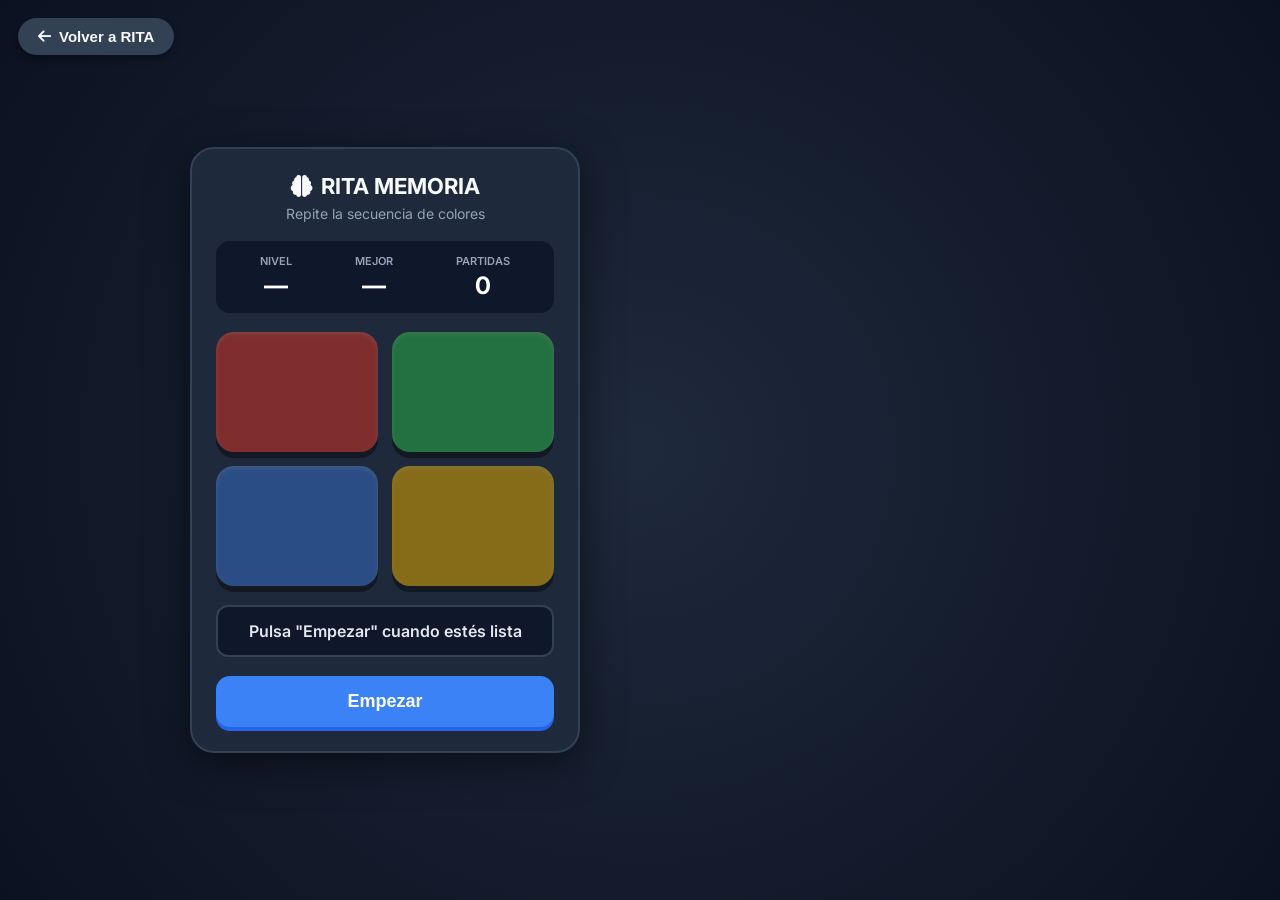
<file: rita/edge/templates/rita-simon.html>
<!DOCTYPE html>
<html lang="es">
<head>
<meta charset="UTF-8">
<meta name="viewport" content="width=device-width, initial-scale=1.0">
<title>RITA — Juego de Memoria</title>
<link href="https://fonts.googleapis.com/css2?family=Inter:wght@400;600;700&display=swap" rel="stylesheet">
<link rel="stylesheet" href="https://cdnjs.cloudflare.com/ajax/libs/font-awesome/6.4.0/css/all.min.css">
<style>
  * { box-sizing: border-box; margin: 0; padding: 0; }
  body {
    background-color: #0b1120;
    color: #ffffff;
    font-family: 'Inter', sans-serif;
    display: flex; justify-content: center; align-items: center;
    min-height: 100vh; padding: 1rem;
    overflow: hidden;
  }
  .grid-bg {
    position: fixed; top: 0; left: 0; right: 0; bottom: 0;
    background: radial-gradient(circle at center, #1e293b 0%, #0b1120 100%);
    z-index: 0;
  }
  .back-btn {
    position: fixed; top: 18px; left: 18px; background: #334155;
    border: none; border-radius: 30px; padding: 10px 20px;
    color: #f8fafc; font-weight: 600; font-size: 15px;
    cursor: pointer; display: flex; align-items: center; gap: 8px; z-index: 999;
    box-shadow: 0 4px 6px rgba(0,0,0,0.3); transition: background 0.2s;
  }
  .back-btn:hover { background: #475569; }

  /* Layout dos columnas */
  #layout {
    position: relative; z-index: 10;
    display: flex; gap: 20px; align-items: flex-start;
    width: 100%; max-width: 900px;
  }

  /* Columna izquierda */
  #app {
    background: #1e293b;
    border: 2px solid #334155; border-radius: 24px; padding: 1.5rem;
    flex: 0 0 390px;
    box-shadow: 0 10px 40px rgba(0,0,0,0.5);
  }
  h1 { text-align: center; font-size: 22px; font-weight: 700; color: #f8fafc; margin-bottom: 6px; }
  .subtitle { text-align: center; font-size: 14px; color: #94a3b8; margin-bottom: 1.2rem; }

  #stats { display: flex; justify-content: space-around; background: #0f172a; border-radius: 14px; padding: 0.8rem; margin-bottom: 1.2rem; }
  .stat { text-align: center; }
  .stat-label { font-size: 11px; color: #94a3b8; font-weight: 600; text-transform: uppercase; margin-bottom: 3px; }
  .stat-value { font-size: 24px; font-weight: 700; color: #ffffff; }

  #board { display: grid; grid-template-columns: 1fr 1fr; gap: 14px; margin-bottom: 1.2rem; }
  .btn {
    height: 120px; border: none; border-radius: 18px;
    cursor: pointer; transition: transform 0.1s ease; outline: none;
    box-shadow: 0 6px 0 rgba(0,0,0,0.4), inset 0 2px 5px rgba(255,255,255,0.2);
  }
  .btn:active { box-shadow: 0 2px 0 rgba(0,0,0,0.4); transform: translateY(4px); }
  .btn.dim { filter: brightness(0.6) saturate(0.8); }
  .btn.lit { filter: brightness(1.3) saturate(1.1); transform: scale(0.97); box-shadow: 0 2px 0 rgba(0,0,0,0.4), 0 0 20px rgba(255,255,255,0.4); }

  #b-red    { background: #ef4444; }
  #b-green  { background: #22c55e; }
  #b-blue   { background: #3b82f6; }
  #b-yellow { background: #eab308; }

  #msg-box {
    min-height: 52px; display: flex; align-items: center; justify-content: center;
    border-radius: 12px; padding: 0.5rem 1rem; margin-bottom: 1.2rem;
    background: #0f172a; border: 2px solid #334155;
  }
  #msg { font-size: 16px; font-weight: 600; color: #e2e8f0; text-align: center; }
  #msg.ok   { color: #4ade80; }
  #msg.fail { color: #f87171; }
  #msg.watch{ color: #60a5fa; }

  #start {
    width: 100%; padding: 15px; font-size: 18px; font-weight: 700;
    background: #3b82f6; color: #ffffff; border: none; border-radius: 14px;
    cursor: pointer; transition: background 0.2s;
    box-shadow: 0 4px 0 #2563eb;
  }
  #start:hover { background: #60a5fa; box-shadow: 0 4px 0 #3b82f6; }
  #start:disabled { background: #475569; box-shadow: 0 4px 0 #334155; color: #94a3b8; cursor: not-allowed; }

  #history { margin-top: 1.2rem; display: none; }
  #history h3 { font-size: 13px; color: #94a3b8; margin-bottom: 8px; font-weight: 600; }
  #dots { display: flex; flex-wrap: wrap; gap: 7px; }
  .dot {
    width: 32px; height: 32px; border-radius: 50%;
    font-size: 12px; font-weight: 700; color: #ffffff;
    display: flex; align-items: center; justify-content: center;
  }
  .dot.ok   { background: #22c55e; }
  .dot.fail { background: #ef4444; }

  /* ── Columna derecha: panel para el cuidador ── */
  #report-panel {
    flex: 1;
    display: none;
    flex-direction: column;
    gap: 12px;
  }
  #report-panel.visible { display: flex; }

  /* Tarjeta de resumen principal */
  .summary-card {
    border-radius: 20px; padding: 1.4rem;
    border: 2px solid transparent;
    box-shadow: 0 8px 30px rgba(0,0,0,0.4);
  }
  .summary-card.green  { background: #052e16; border-color: #16a34a; }
  .summary-card.yellow { background: #1c1200; border-color: #ca8a04; }
  .summary-card.red    { background: #1f0707; border-color: #dc2626; }

  .summary-emoji { font-size: 40px; margin-bottom: 8px; }
  .summary-title { font-size: 20px; font-weight: 700; margin-bottom: 4px; }
  .summary-card.green  .summary-title { color: #4ade80; }
  .summary-card.yellow .summary-title { color: #fbbf24; }
  .summary-card.red    .summary-title { color: #f87171; }
  .summary-desc { font-size: 14px; color: #cbd5e1; line-height: 1.5; }

  /* Tarjetas de detalle individuales */
  .detail-card {
    background: #1e293b; border: 2px solid #334155;
    border-radius: 16px; padding: 1rem 1.2rem;
    display: flex; align-items: center; gap: 14px;
  }
  .detail-icon {
    width: 44px; height: 44px; border-radius: 12px;
    display: flex; align-items: center; justify-content: center;
    font-size: 20px; flex-shrink: 0;
  }
  .detail-icon.green  { background: #052e16; }
  .detail-icon.yellow { background: #1c1200; }
  .detail-icon.red    { background: #1f0707; }
  .detail-text { flex: 1; }
  .detail-label { font-size: 12px; color: #64748b; font-weight: 600; text-transform: uppercase; margin-bottom: 2px; }
  .detail-value { font-size: 15px; font-weight: 600; color: #f1f5f9; }

  .panel-title {
    font-size: 13px; color: #475569; font-weight: 600;
    text-transform: uppercase; letter-spacing: 0.05em;
    padding-left: 4px;
  }
</style>
</head>
<body>
<div class="grid-bg"></div>
<button class="back-btn" onclick="window.location.href='/'"><i class="fas fa-arrow-left"></i> Volver a RITA</button>

<div id="layout">
  <!-- Columna izquierda: tablero -->
  <div id="app">
    <h1><i class="fas fa-brain" style="margin-right:8px;"></i>RITA MEMORIA</h1>
    <p class="subtitle">Repite la secuencia de colores</p>

    <div id="stats">
      <div class="stat"><div class="stat-label">Nivel</div><div class="stat-value" id="s-level">—</div></div>
      <div class="stat"><div class="stat-label">Mejor</div><div class="stat-value" id="s-best">—</div></div>
      <div class="stat"><div class="stat-label">Partidas</div><div class="stat-value" id="s-games">0</div></div>
    </div>

    <div id="board">
      <button class="btn dim" id="b-red"    data-c="red"></button>
      <button class="btn dim" id="b-green"  data-c="green"></button>
      <button class="btn dim" id="b-blue"   data-c="blue"></button>
      <button class="btn dim" id="b-yellow" data-c="yellow"></button>
    </div>

    <div id="msg-box"><div id="msg">Pulsa "Empezar" cuando estés lista</div></div>
    <button id="start">Empezar</button>

    <div id="history">
      <h3>Intentos de hoy</h3>
      <div id="dots"></div>
    </div>
  </div>

  <!-- Columna derecha: informe para el cuidador -->
  <div id="report-panel">
    <div class="panel-title">¿Cómo ha ido hoy?</div>

    <!-- Tarjeta resumen -->
    <div class="summary-card" id="summary-card">
      <div class="summary-emoji" id="summary-emoji">🟢</div>
      <div class="summary-title" id="summary-title">—</div>
      <div class="summary-desc"  id="summary-desc">—</div>
    </div>

    <!-- Detalles en lenguaje cotidiano -->
    <div class="detail-card">
      <div class="detail-icon" id="d1-icon">🧩</div>
      <div class="detail-text">
        <div class="detail-label">Memoria</div>
        <div class="detail-value" id="d-memory">—</div>
      </div>
    </div>

    <div class="detail-card">
      <div class="detail-icon" id="d2-icon">⚡</div>
      <div class="detail-text">
        <div class="detail-label">Velocidad de reacción</div>
        <div class="detail-value" id="d-speed">—</div>
      </div>
    </div>

    <div class="detail-card">
      <div class="detail-icon" id="d3-icon">🎯</div>
      <div class="detail-text">
        <div class="detail-label">Aciertos</div>
        <div class="detail-value" id="d-acc">—</div>
      </div>
    </div>

    <div class="detail-card">
      <div class="detail-icon" id="d4-icon">📊</div>
      <div class="detail-text">
        <div class="detail-label">Constancia</div>
        <div class="detail-value" id="d-consist">—</div>
      </div>
    </div>
  </div>
</div>

<script>
const COLORS = ['red','green','blue','yellow'];
let seq = [], pIdx = 0, active = false, waiting = false;
let level = 0, best = 0, games = 0;
let rts = [], stepTime = 0, history = [];
let totalPresses = 0, correctPresses = 0;

const btns = {};
COLORS.forEach(c => btns[c] = document.getElementById('b-' + c));
const msgEl    = document.getElementById('msg');
const startBtn = document.getElementById('start');
const sLevel   = document.getElementById('s-level');
const sBest    = document.getElementById('s-best');
const sGames   = document.getElementById('s-games');
const histEl   = document.getElementById('history');
const dotsEl   = document.getElementById('dots');
const reportPanel = document.getElementById('report-panel');

function setMsg(t, cls) { msgEl.textContent = t; msgEl.className = cls || ''; }
function sleep(ms) { return new Promise(r => setTimeout(r, ms)); }
function dimAll() { COLORS.forEach(c => { btns[c].classList.add('dim'); btns[c].classList.remove('lit'); }); }
function enableAll(yes) { COLORS.forEach(c => btns[c].disabled = !yes); }

function flashBtn(color, dur) {
  return new Promise(res => {
    const b = btns[color];
    b.classList.remove('dim'); b.classList.add('lit');
    setTimeout(() => { b.classList.remove('lit'); b.classList.add('dim'); setTimeout(res, 100); }, dur);
  });
}

async function playSeq() {
  waiting = false; enableAll(false); dimAll();
  setMsg('Observa bien...', 'watch');
  await sleep(600);
  const speed = Math.max(280, 650 - level * 25);
  for (const c of seq) { await flashBtn(c, speed); await sleep(100); }
  await sleep(300);
  setMsg('¡Tu turno! Repite la secuencia', '');
  COLORS.forEach(c => btns[c].classList.remove('dim'));
  enableAll(true); waiting = true; pIdx = 0; stepTime = Date.now();
}

async function nextLevel() {
  level++;
  sLevel.textContent = level;
  seq.push(COLORS[Math.floor(Math.random() * 4)]);
  await playSeq();
}

async function startGame() {
  seq = []; pIdx = 0; level = 0; active = true;
  rts = []; totalPresses = 0; correctPresses = 0;
  startBtn.disabled = true;
  setMsg('Preparando...', '');
  await sleep(400);
  await nextLevel();
}

async function onPlayerClick(color) {
  if (!waiting || !active) return;
  const rt = Date.now() - stepTime;
  rts.push(rt);
  totalPresses++;
  await flashBtn(color, 180);

  if (color !== seq[pIdx]) {
    waiting = false; active = false; enableAll(false); dimAll();
    if (level > best) { best = level; sBest.textContent = best; }
    games++; sGames.textContent = games;
    history.push({ level, ok: false });
    setMsg('¡Vaya! Llegaste al nivel ' + level, 'fail');
    renderHistory(); updateReport();
    setTimeout(() => {
      startBtn.disabled = false;
      startBtn.textContent = 'Intentarlo de nuevo';
      setMsg('Pulsa el botón cuando quieras', '');
    }, 2000);
    return;
  }

  correctPresses++;
  pIdx++;
  stepTime = Date.now();

  if (pIdx === seq.length) {
    waiting = false; enableAll(false); dimAll();
    setMsg('¡Perfecto! Nivel ' + level + ' superado', 'ok');
    if (level > best) { best = level; sBest.textContent = best; }
    history.push({ level, ok: true });
    renderHistory(); updateReport();
    await sleep(1000);
    if (active) await nextLevel();
  }
}

function stdDev(arr) {
  if (arr.length < 2) return 0;
  const mean = arr.reduce((a, b) => a + b, 0) / arr.length;
  return Math.round(Math.sqrt(arr.map(v => (v - mean) ** 2).reduce((a, b) => a + b, 0) / arr.length));
}

// Devuelve { color, text } según valor y umbrales [bueno, medio]
function tier(val, lowBetter, threshGood, threshMid) {
  const good = lowBetter ? val <= threshGood : val >= threshGood;
  const mid  = lowBetter ? val <= threshMid  : val >= threshMid;
  if (good) return 'green';
  if (mid)  return 'yellow';
  return 'red';
}

function setDetail(id, iconId, icon, colorCls, text) {
  document.getElementById(id).textContent = text;
  const ic = document.getElementById(iconId);
  ic.textContent = icon;
  ic.className = 'detail-icon ' + colorCls;
}

function updateReport() {
  reportPanel.classList.add('visible');

  const avgRt = rts.length > 0 ? Math.round(rts.reduce((a,b)=>a+b,0)/rts.length) : 0;
  const sd    = stdDev(rts);
  const acc   = totalPresses > 0 ? Math.round((correctPresses / totalPresses) * 100) : 0;

  // ── 1. Memoria: nivel máximo alcanzado ──
  // Referencia: adultos mayores sanos suelen llegar a 5-7
  let memColor, memText;
  if (best >= 7)      { memColor = 'green';  memText = `Recordó hasta ${best} pasos — excelente`; }
  else if (best >= 5) { memColor = 'yellow'; memText = `Recordó hasta ${best} pasos — normal para su edad`; }
  else                { memColor = 'red';    memText = `Recordó ${best} pasos — por debajo de lo habitual`; }
  setDetail('d-memory', 'd1-icon', '🧩', memColor, memText);

  // ── 2. Velocidad: TR medio ──
  let spdColor, spdText;
  if (avgRt > 0) {
    if (avgRt < 700)       { spdColor = 'green';  spdText = 'Respondió con rapidez'; }
    else if (avgRt < 1200) { spdColor = 'yellow'; spdText = 'Respondió a un ritmo normal'; }
    else                   { spdColor = 'red';    spdText = 'Tardó bastante en responder'; }
  } else {
    spdColor = 'yellow'; spdText = 'Sin datos suficientes';
  }
  setDetail('d-speed', 'd2-icon', '⚡', spdColor, spdText);

  // ── 3. Aciertos: tasa de precisión ──
  let accColor, accText;
  if (acc >= 80)      { accColor = 'green';  accText = `Acertó el ${acc}% de las veces — muy bien`; }
  else if (acc >= 60) { accColor = 'yellow'; accText = `Acertó el ${acc}% de las veces — aceptable`; }
  else                { accColor = 'red';    accText = `Solo acertó el ${acc}% — tuvo muchos errores`; }
  setDetail('d-acc', 'd3-icon', '🎯', accColor, accText);

  // ── 4. Constancia: variabilidad del TR ──
  // SD alta = respuestas irregulares (distracción o fluctuación cognitiva)
  let conColor, conText;
  if (sd < 250)       { conColor = 'green';  conText = 'Respondió de forma constante y regular'; }
  else if (sd < 500)  { conColor = 'yellow'; conText = 'Algunas respuestas tardaron más que otras'; }
  else                { conColor = 'red';    conText = 'Respuestas muy irregulares — posible distracción'; }
  setDetail('d-consist', 'd4-icon', '📊', conColor, conText);

  // ── Resumen global ──
  const scores = [memColor, spdColor, accColor, conColor];
  const reds    = scores.filter(s => s === 'red').length;
  const yellows = scores.filter(s => s === 'yellow').length;

  const card = document.getElementById('summary-card');
  const emoji = document.getElementById('summary-emoji');
  const title = document.getElementById('summary-title');
  const desc  = document.getElementById('summary-desc');

  if (reds === 0 && yellows <= 1) {
    card.className  = 'summary-card green';
    emoji.textContent = '😊';
    title.textContent = '¡Ha ido muy bien hoy!';
    desc.textContent  = 'Buena memoria, respuestas rápidas y constantes. Sigue así.';
  } else if (reds >= 2) {
    card.className  = 'summary-card red';
    emoji.textContent = '😟';
    title.textContent = 'Hoy ha sido un día difícil';
    desc.textContent  = 'Ha tenido bastantes dificultades. Si esto se repite varios días, puede ser bueno comentarlo con su médico.';
  } else {
    card.className  = 'summary-card yellow';
    emoji.textContent = '🙂';
    title.textContent = 'Ha ido regular, sin preocupación';
    desc.textContent  = 'Algunas cosas mejor que otras. Es normal que haya días así.';
  }
}

function renderHistory() {
  histEl.style.display = 'block';
  dotsEl.innerHTML = '';
  history.slice(-20).forEach(h => {
    const d = document.createElement('div');
    d.className = 'dot ' + (h.ok ? 'ok' : 'fail');
    d.title = 'Nivel ' + h.level;
    d.textContent = h.level;
    dotsEl.appendChild(d);
  });
}

COLORS.forEach(c => btns[c].addEventListener('click', () => onPlayerClick(c)));
startBtn.addEventListener('click', () => { startBtn.textContent = 'Empezar'; startGame(); });
</script>
</body>
</html>
</file>
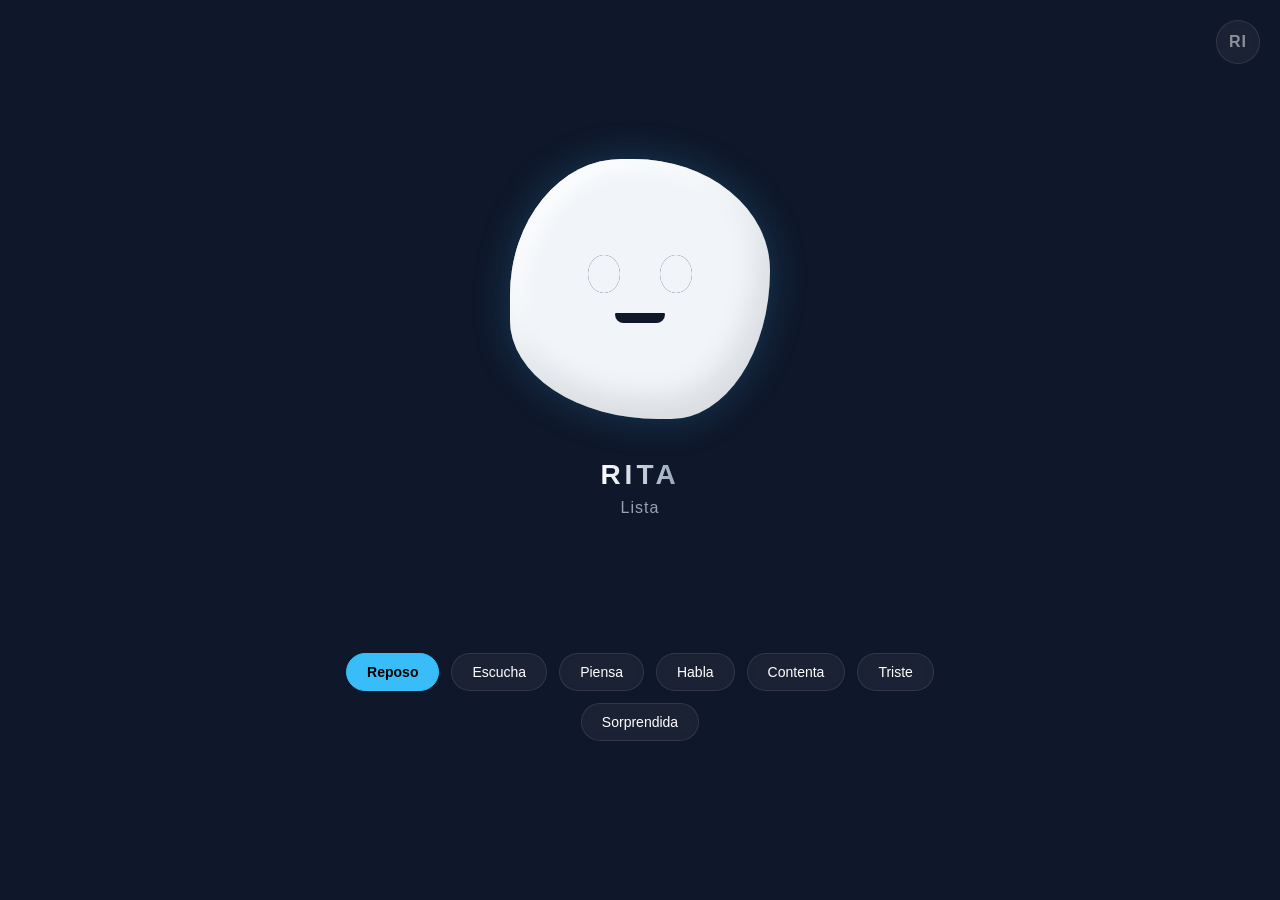
<file: rita/edge/src/static/rita-cara.html>
<!DOCTYPE html>
<html lang="es">
<head>
<meta charset="UTF-8">
<meta name="viewport" content="width=device-width, initial-scale=1.0">
<title>RITA - Asistente</title>
<style>
  :root {
    --bg-color: #0f172a;
    --face-color: #f1f5f9;
    --eye-color: #0f172a;
    --glow-color: #38bdf8;
  }
  
  * { margin: 0; padding: 0; box-sizing: border-box; }
  
  body {
    background: var(--bg-color);
    display: flex;
    flex-direction: column;
    align-items: center;
    justify-content: center;
    height: 100vh;
    font-family: 'Inter', 'Segoe UI', 'Roboto', sans-serif;
    overflow: hidden;
    user-select: none;
    color: white;
    transition: background 0.8s ease;
  }

  .scene {
    position: relative;
    display: flex;
    flex-direction: column;
    align-items: center;
    gap: 40px;
    width: 100vw;
    height: 100vh;
    justify-content: center;
  }

  .avatar-container {
    position: relative;
    width: 260px;
    height: 260px;
  }

  /* El cuerpo principal de la cara - orgánico */
  .head {
    position: absolute;
    width: 100%;
    height: 100%;
    background: var(--face-color);
    border-radius: 45% 55% 40% 60% / 55% 45% 60% 40%;
    box-shadow: 
      0 0 40px rgba(56, 189, 248, 0.2),
      inset -10px -20px 30px rgba(0,0,0,0.1),
      inset 10px 10px 20px rgba(255,255,255,0.8);
    transition: all 0.6s cubic-bezier(0.4, 0, 0.2, 1);
    animation: organic-float 6s ease-in-out infinite, breathing 4s ease-in-out infinite;
    display: flex;
    justify-content: center;
    align-items: center;
    z-index: 2;
  }

  @keyframes organic-float {
    0%, 100% { border-radius: 45% 55% 40% 60% / 55% 45% 60% 40%; transform: translateX(0px) rotate(0deg); }
    33% { border-radius: 55% 45% 60% 40% / 40% 60% 45% 55%; transform: translateX(20px) rotate(4deg); }
    66% { border-radius: 40% 60% 50% 50% / 60% 40% 55% 45%; transform: translateX(-20px) rotate(-4deg); }
  }

  @keyframes breathing {
    0%, 100% { transform: scale(1) translateY(0); }
    50% { transform: scale(1.02) translateY(-5px); }
  }

  .glow {
    position: absolute;
    width: 120%;
    height: 120%;
    top: -10%;
    left: -10%;
    background: radial-gradient(circle, var(--glow-color) 0%, transparent 60%);
    opacity: 0.15;
    z-index: 1;
    border-radius: 50%;
    animation: pulse 3s ease-in-out infinite;
    transition: background 0.5s ease, opacity 0.5s ease;
  }

  @keyframes pulse {
    0%, 100% { transform: scale(0.95); opacity: 0.15; }
    50% { transform: scale(1.05); opacity: 0.25; }
  }

  .face {
    position: relative;
    width: 160px;
    height: 160px;
    z-index: 3;
    display: flex;
    flex-direction: column;
    align-items: center;
    justify-content: center;
    transition: transform 0.2s ease-out;
  }

  .eyes {
    display: flex;
    gap: 40px;
    margin-bottom: 20px;
    transition: transform 0.3s ease;
  }

  .eye {
    position: relative;
    width: 32px;
    height: 38px;
    background: var(--eye-color);
    border-radius: 50%;
    transition: all 0.3s cubic-bezier(0.4, 0, 0.2, 1);
    overflow: hidden;
  }

  /* Párpados */
  .eye::after {
    content: '';
    position: absolute;
    top: 0;
    left: 0;
    width: 100%;
    height: 0%;
    background: var(--face-color);
    transition: height 0.12s ease-in-out;
  }

  .eye.blink::after {
    height: 100%;
  }

  .pupil-sparkle {
    position: absolute;
    top: 6px;
    right: 8px;
    width: 10px;
    height: 10px;
    background: white;
    border-radius: 50%;
    opacity: 0.8;
  }

  .mouth {
  width: 50px; 
  height: 10px; 
  border-radius: 5px 5px 30px 30px; 
  background: var(--eye-color);
  transition: all 0.3s cubic-bezier(0.4, 0, 0.2, 1);
}
  .info-panel {
    text-align: center;
    z-index: 5;
  }

  h1.name {
    font-size: 28px;
    font-weight: 700;
    letter-spacing: 4px;
    margin-bottom: 8px;
    background: linear-gradient(90deg, #fff, #94a3b8);
    -webkit-background-clip: text;
    -webkit-text-fill-color: transparent;
  }

  .status-text {
    font-size: 16px;
    color: #94a3b8;
    letter-spacing: 1px;
    height: 24px;
    font-weight: 300;
  }

  /* Visualizador de voz */
  .voice-waves {
    display: flex;
    gap: 6px;
    align-items: center;
    justify-content: center;
    height: 40px;
    opacity: 0;
    transition: opacity 0.3s ease;
    margin-top: 20px;
  }

  .voice-waves.active {
    opacity: 1;
  }

  .wave {
    width: 5px;
    height: 8px;
    background: var(--glow-color);
    border-radius: 4px;
    transition: height 0.1s ease;
  }

  /* Controles de demo */
  .controls {
    display: flex;
    flex-wrap: wrap;
    gap: 12px;
    justify-content: center;
    max-width: 600px;
    margin-top: 30px;
  }

  button {
    background: rgba(255,255,255,0.05);
    border: 1px solid rgba(255,255,255,0.1);
    color: white;
    padding: 10px 20px;
    border-radius: 30px;
    cursor: pointer;
    font-size: 14px;
    transition: all 0.2s ease;
    backdrop-filter: blur(5px);
  }

  button:hover {
    background: rgba(255,255,255,0.1);
    border-color: rgba(255,255,255,0.3);
  }

  button.active {
    background: var(--glow-color);
    color: #000;
    border-color: var(--glow-color);
    font-weight: 600;
  }

  /* ---------- ESTADOS ---------- */
  
  /* Escuchando */
  .state-listening { --glow-color: #34d399; }
  .state-listening .head {
    border-radius: 50%;
    transform: scale(1.05);
    box-shadow: 0 0 50px rgba(52, 211, 153, 0.4), inset -10px -20px 30px rgba(0,0,0,0.1);
    animation: breathing 2s ease-in-out infinite; 
  }
  .state-listening .glow { opacity: 0.3; animation-duration: 1.5s; }
  .state-listening .eye { height: 42px; width: 36px; } 
  .state-listening .mouth { width: 24px; height: 18px; border-radius: 50%; } 

  /* Pensando */
  .state-thinking { --glow-color: #a78bfa; }
  .state-thinking .eyes { transform: translate(15px, -15px); }
  .state-thinking .eye:nth-child(1) { height: 30px; }
  .state-thinking .eye:nth-child(2) { height: 20px; }
  .state-thinking .mouth { width: 16px; transform: translateX(10px); }

  /* Hablando */
  .state-speaking { --glow-color: #60a5fa; }
  .state-speaking .glow { animation: pulse 1s ease-in-out infinite; }
  
  /* Sorprendida */
  .state-surprised { --glow-color: #fde047; }
  .state-surprised .eye { width: 40px; height: 40px; }
  .state-surprised .mouth { width: 30px; height: 40px; border-radius: 50%; }
  .state-surprised .glow { opacity: 0.3; }

  /* Feliz */
  .state-happy { --glow-color: #f472b6; }
  .state-happy .mouth { width: 50px; height: 20px; border-radius: 10px 10px 50px 50px; }
  .state-happy .head { border-radius: 50%; animation-duration: 3s; transform: scale(1.08); }

  /* Triste */
  .state-sad { --glow-color: #64748b; }
  .state-sad .eyes { transform: translateY(10px); }
  .state-sad .eye { 
  height: 20px;                      
  border-radius: 15px 15px 50px 50px; /* ← esquinas superiores más cerradas */
}
  .state-sad .mouth { width: 30px; height: 7px; border-radius: 50px 50px 10px 10px; transform: translateY(15px); }
  .state-sad .glow { opacity: 0.05; }
  .state-sad .head { animation: breathing 6s ease-in-out infinite; transform: scale(0.95); }

  /* Botón de cierre de emergencia */
  .close-app-btn {
    position: absolute;
    top: 20px;
    right: 20px;
    background: rgba(255, 255, 255, 0.05);
    border: 1px solid rgba(255, 255, 255, 0.1);
    color: rgba(255,255,255,0.5);
    width: 44px;
    height: 44px;
    border-radius: 50%;
    display: flex;
    align-items: center;
    justify-content: center;
    cursor: pointer;
    z-index: 100;
    transition: all 0.2s ease;
    backdrop-filter: blur(5px);
  }

  .close-app-btn:hover {
    background: rgba(239, 68, 68, 0.1);
    border-color: rgba(239, 68, 68, 0.3);
    color: #ef4444;
  }

  .close-app-btn svg {
    width: 18px;
    height: 18px;
    stroke: currentColor;
    fill: none;
  }

  /* Keypad Modal */
  .keypad-overlay {
    position: fixed;
    top: 0;
    left: 0;
    width: 100vw;
    height: 100vh;
    background: rgba(15, 23, 42, 0.85);
    backdrop-filter: blur(8px);
    display: flex;
    align-items: center;
    justify-content: center;
    opacity: 0;
    pointer-events: none;
    z-index: 200;
    transition: opacity 0.3s ease;
  }

  .keypad-overlay.active {
    opacity: 1;
    pointer-events: auto;
  }

  .keypad-container {
    background: rgba(30, 41, 59, 0.9);
    border: 1px solid rgba(255, 255, 255, 0.1);
    border-radius: 24px;
    padding: 30px;
    width: 280px;
    text-align: center;
    box-shadow: 0 20px 40px rgba(0,0,0,0.4);
    transform: translateY(20px);
    transition: transform 0.3s cubic-bezier(0.4, 0, 0.2, 1);
  }

  .keypad-overlay.active .keypad-container {
    transform: translateY(0);
  }

  .keypad-display {
    background: rgba(15, 23, 42, 0.6);
    border-radius: 12px;
    height: 50px;
    margin-bottom: 20px;
    display: flex;
    align-items: center;
    justify-content: center;
    font-size: 24px;
    letter-spacing: 8px;
    color: white;
    font-family: monospace;
    border: 1px solid rgba(255, 255, 255, 0.05);
  }

  .keypad-grid {
    display: grid;
    grid-template-columns: repeat(3, 1fr);
    gap: 15px;
  }

  .keypad-btn {
    background: rgba(255, 255, 255, 0.05);
    border: 1px solid rgba(255, 255, 255, 0.1);
    border-radius: 50%;
    width: 60px;
    height: 60px;
    display: flex;
    align-items: center;
    justify-content: center;
    font-size: 20px;
    font-weight: 500;
    color: white;
    cursor: pointer;
    transition: all 0.2s;
    margin: 0 auto;
  }

  .keypad-btn:hover, .keypad-btn:active {
    background: rgba(255, 255, 255, 0.2);
    transform: scale(0.95);
  }

  .keypad-btn.action {
    background: rgba(239, 68, 68, 0.1);
    color: #fca5a5;
    font-size: 14px;
  }

  .keypad-btn.action:hover {
    background: rgba(239, 68, 68, 0.3);
  }

</style>
</head>
<body class="state-idle">

<button class="close-app-btn" onclick="openKeypad()" aria-label="Cerrar aplicación">
  <span style="font-weight: 700; font-size: 16px; letter-spacing: 1px;">RI</span>
</button>

<div class="keypad-overlay" id="keypadOverlay">
  <div class="keypad-container">
    <div style="margin-bottom: 15px; font-size: 14px; color: #94a3b8;">Código de seguridad</div>
    <div class="keypad-display" id="keypadDisplay"></div>
    <div class="keypad-grid">
      <div class="keypad-btn" onclick="addPin('1')">1</div>
      <div class="keypad-btn" onclick="addPin('2')">2</div>
      <div class="keypad-btn" onclick="addPin('3')">3</div>
      <div class="keypad-btn" onclick="addPin('4')">4</div>
      <div class="keypad-btn" onclick="addPin('5')">5</div>
      <div class="keypad-btn" onclick="addPin('6')">6</div>
      <div class="keypad-btn" onclick="addPin('7')">7</div>
      <div class="keypad-btn" onclick="addPin('8')">8</div>
      <div class="keypad-btn" onclick="addPin('9')">9</div>
      <div class="keypad-btn action" onclick="closeKeypad()">X</div>
      <div class="keypad-btn" onclick="addPin('0')">0</div>
      <div class="keypad-btn action" onclick="clearPin()">DEL</div>
    </div>
  </div>
</div>

<div class="scene" id="scene">
  <div class="avatar-container" id="avatar">
    <div class="glow" id="glow"></div>
    <div class="head" id="head">
      <div class="face" id="face">
        <div class="eyes">
          <div class="eye" id="eyeL"><div class="pupil-sparkle"></div></div>
          <div class="eye" id="eyeR"><div class="pupil-sparkle"></div></div>
        </div>
        <div class="mouth" id="mouth"></div>
      </div>
    </div>
  </div>

  <div class="info-panel">
    <h1 class="name">RITA</h1>
    <div class="status-text" id="statusText">Lista</div>
    
    <div class="voice-waves" id="voiceWaves">
      <div class="wave"></div><div class="wave"></div><div class="wave"></div>
      <div class="wave"></div><div class="wave"></div><div class="wave"></div>
      <div class="wave"></div>
    </div>
  </div>

  <div class="controls" id="controls">
    <button onclick="setState('idle')" id="btn-idle" class="active">Reposo</button>
    <button onclick="setState('listening')" id="btn-listening">Escucha</button>
    <button onclick="setState('thinking')" id="btn-thinking">Piensa</button>
    <button onclick="setState('speaking')" id="btn-speaking">Habla</button>
    <button onclick="setState('happy')" id="btn-happy">Contenta</button>
    <button onclick="setState('sad')" id="btn-sad">Triste</button>
    <button onclick="setState('surprised')" id="btn-surprised">Sorprendida</button>
  </div>
</div>

<script>
  const statusText = document.getElementById('statusText');
  const voiceWaves = document.getElementById('voiceWaves');
  const waves = document.querySelectorAll('.wave');
  const face = document.getElementById('face');
  const eyeL = document.getElementById('eyeL');
  const eyeR = document.getElementById('eyeR');
  
  const states = {
    idle:      { text: 'Lista',            speaking: false },
    listening: { text: 'Te escucho...',    speaking: false },
    thinking:  { text: 'Pensando...',      speaking: false },
    speaking:  { text: 'Hablando...',      speaking: true  },
    happy:     { text: '¡Qué bien!',       speaking: false },
    sad:       { text: 'Oh vaya...',       speaking: false },
    surprised: { text: '¡Oh!',             speaking: false },
  };

  let currentState = 'idle';
  let speakingInterval = null;
  let isSpeaking = false;

  window.setState = function(state) {
    currentState = state;
    document.body.className = `state-${state}`;
    
    if (states[state]) {
      statusText.textContent = states[state].text;
      
      voiceWaves.classList.toggle('active', states[state].speaking || state === 'listening');
      
      if (states[state].speaking) {
        startSpeakingAnimation();
      } else {
        stopSpeakingAnimation();
      }
    }

    document.querySelectorAll('button').forEach(btn => btn.classList.remove('active'));
    const btn = document.getElementById(`btn-${state}`);
    if (btn) btn.classList.add('active');
  }

  // Animación de hablar (modifica boca y ondas)
  function startSpeakingAnimation() {
    if (isSpeaking) return;
    isSpeaking = true;
    
    speakingInterval = setInterval(() => {
      const mouth = document.getElementById('mouth');
      if (currentState === 'speaking') {
        const height = 10 + Math.random() * 25;
        const width = 30 + Math.random() * 15;
        mouth.style.height = `${height}px`;
        mouth.style.width = `${width}px`;
        mouth.style.borderRadius = `${10 + Math.random()*20}px`;
      }
      
      waves.forEach(wave => {
        wave.style.height = `${8 + Math.random() * 28}px`;
      });
    }, 120);
  }

  function stopSpeakingAnimation() {
    isSpeaking = false;
    clearInterval(speakingInterval);
    document.getElementById('mouth').style = ''; 
    
    if (currentState === 'listening') {
       startListeningWaves();
    } else {
       waves.forEach(wave => wave.style.height = '8px');
    }
  }

  // Animación suave de ondas cuando escucha
  let listeningInterval;
  function startListeningWaves() {
    clearInterval(listeningInterval);
    listeningInterval = setInterval(() => {
      if(currentState !== 'listening') {
         clearInterval(listeningInterval);
         return;
      }
      waves.forEach((wave, i) => {
        const h = 8 + Math.sin(Date.now() / 200 + i) * 12;
        wave.style.height = `${Math.max(4, h)}px`;
      });
    }, 50);
  }

  // Parpadeo natural
  function blink() {
    // Si está feliz o sorprendida, parpadea diferente o no parpadea
    if (currentState === 'happy' || currentState === 'surprised') {
      setTimeout(blink, 2000 + Math.random() * 3000);
      return; 
    }
    
    eyeL.classList.add('blink');
    eyeR.classList.add('blink');
    
    setTimeout(() => {
      eyeL.classList.remove('blink');
      eyeR.classList.remove('blink');
    }, 150);
    
    setTimeout(blink, 2500 + Math.random() * 4500);
  }

  // Seguimiento de cursor
  document.addEventListener('mousemove', (e) => {
    if (currentState === 'thinking' || currentState === 'sad') return; // En estos estados ignora
    
    const x = (e.clientX / window.innerWidth - 0.5) * 35;
    const y = (e.clientY / window.innerHeight - 0.5) * 30;
    
    face.style.transform = `translate(${x}px, ${y}px)`;
  });

  document.addEventListener('mouseleave', () => {
    face.style.transform = `translate(0px, 0px)`;
  });

  // Iniciar parpadeo
  setTimeout(blink, 1000);

  // --- Lógica del Teclado Numérico ---
  let currentPin = '';
  const keypadOverlay = document.getElementById('keypadOverlay');
  const keypadDisplay = document.getElementById('keypadDisplay');
  // Código por defecto para cerrar (puedes cambiarlo)
  const SECURE_PIN = '0000';

  window.openKeypad = function() {
    currentPin = '';
    updateDisplay();
    keypadOverlay.classList.add('active');
  }

  window.closeKeypad = function() {
    keypadOverlay.classList.remove('active');
    currentPin = '';
  }

  window.addPin = function(digit) {
    if (currentPin.length < 4) {
      currentPin += digit;
      updateDisplay();
      
      if (currentPin.length === 4) {
        setTimeout(() => {
          if (currentPin === SECURE_PIN) {
            alert('Cerrando aplicación...');
            // Opción a: window.close() si es una ventana popup
            window.close(); 
            // Opción b: Enviar evento al sistema host (Android, Electron, iOS)
            // window.postMessage('closeApp');
            closeKeypad();
          } else {
            // Error visual
            keypadDisplay.style.color = '#ef4444';
            setTimeout(() => {
              currentPin = '';
              updateDisplay();
              keypadDisplay.style.color = 'white';
            }, 600);
          }
        }, 150);
      }
    }
  }

  window.clearPin = function() {
    currentPin = currentPin.slice(0, -1);
    updateDisplay();
  }

  function updateDisplay() {
    keypadDisplay.textContent = '•'.repeat(currentPin.length);
  }

</script>
</body>
</html>
</file>
